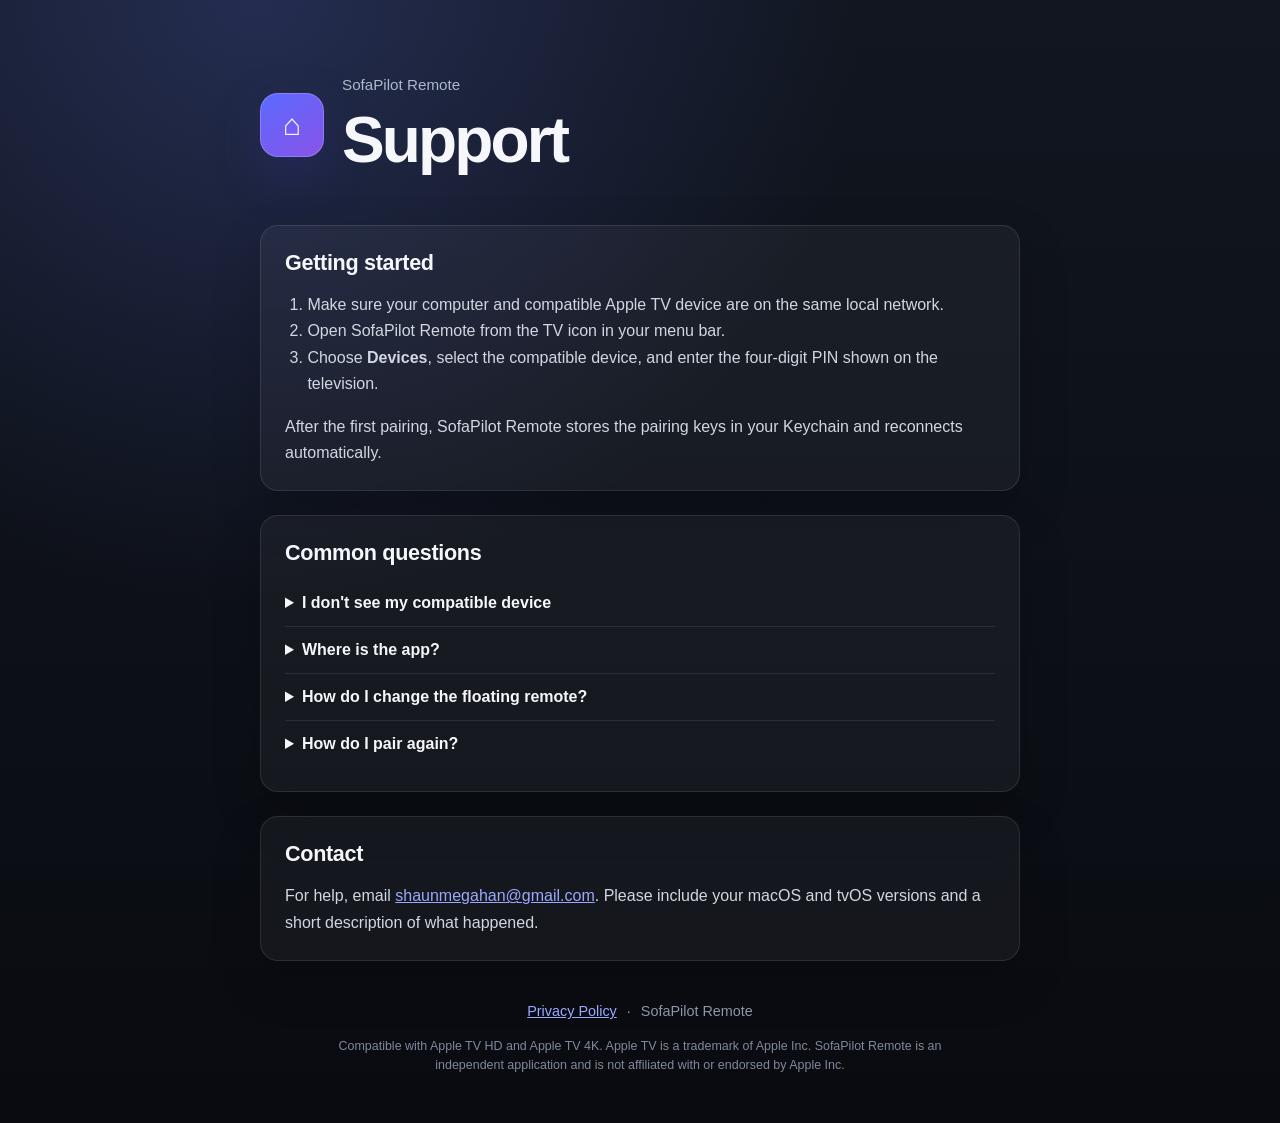
<file: index.html>
<!doctype html>
<html lang="en">
<head>
  <meta charset="utf-8">
  <meta name="viewport" content="width=device-width, initial-scale=1">
  <meta name="description" content="Support for SofaPilot Remote, a menu-bar TV remote for compatible streaming devices.">
  <title>SofaPilot Remote Support</title>
  <link rel="stylesheet" href="style.css">
</head>
<body>
  <main>
    <header>
      <div class="app-mark" aria-hidden="true">⌂</div>
      <div>
        <p class="eyebrow">SofaPilot Remote</p>
        <h1>Support</h1>
      </div>
    </header>

    <section>
      <h2>Getting started</h2>
      <ol>
        <li>Make sure your computer and compatible Apple TV device are on the same local network.</li>
        <li>Open SofaPilot Remote from the TV icon in your menu bar.</li>
        <li>Choose <strong>Devices</strong>, select the compatible device, and enter the four-digit PIN shown on the television.</li>
      </ol>
      <p>After the first pairing, SofaPilot Remote stores the pairing keys in your Keychain and reconnects automatically.</p>
    </section>

    <section>
      <h2>Common questions</h2>
      <details>
        <summary>I don't see my compatible device</summary>
        <p>Confirm that both devices are on the same Wi-Fi or Ethernet network. If macOS asks for Local Network access, allow it. Then reopen the device picker.</p>
      </details>
      <details>
        <summary>Where is the app?</summary>
        <p>SofaPilot Remote is a menu-bar utility, so it does not appear in the Dock. Look for the TV icon in the menu bar and the small floating remote at the edge of your screen.</p>
      </details>
      <details>
        <summary>How do I change the floating remote?</summary>
        <p>Open Settings from the menu-bar remote or by right-clicking the floating remote. You can change its mode, position, opacity, keyboard shortcuts, and launch-at-login setting.</p>
      </details>
      <details>
        <summary>How do I pair again?</summary>
        <p>Open Devices and select the compatible device again. SofaPilot Remote will request a new PIN whenever a fresh pairing is required.</p>
      </details>
    </section>

    <section>
      <h2>Contact</h2>
      <p>For help, email <a href="mailto:shaunmegahan@gmail.com">shaunmegahan@gmail.com</a>. Please include your macOS and tvOS versions and a short description of what happened.</p>
    </section>

    <footer>
      <a href="privacy.html">Privacy Policy</a>
      <span aria-hidden="true">·</span>
      <span>SofaPilot Remote</span>
    </footer>
    <p class="legal">Compatible with Apple TV HD and Apple TV 4K. Apple TV is a trademark of Apple Inc. SofaPilot Remote is an independent application and is not affiliated with or endorsed by Apple Inc.</p>
  </main>
</body>
</html>
</file>
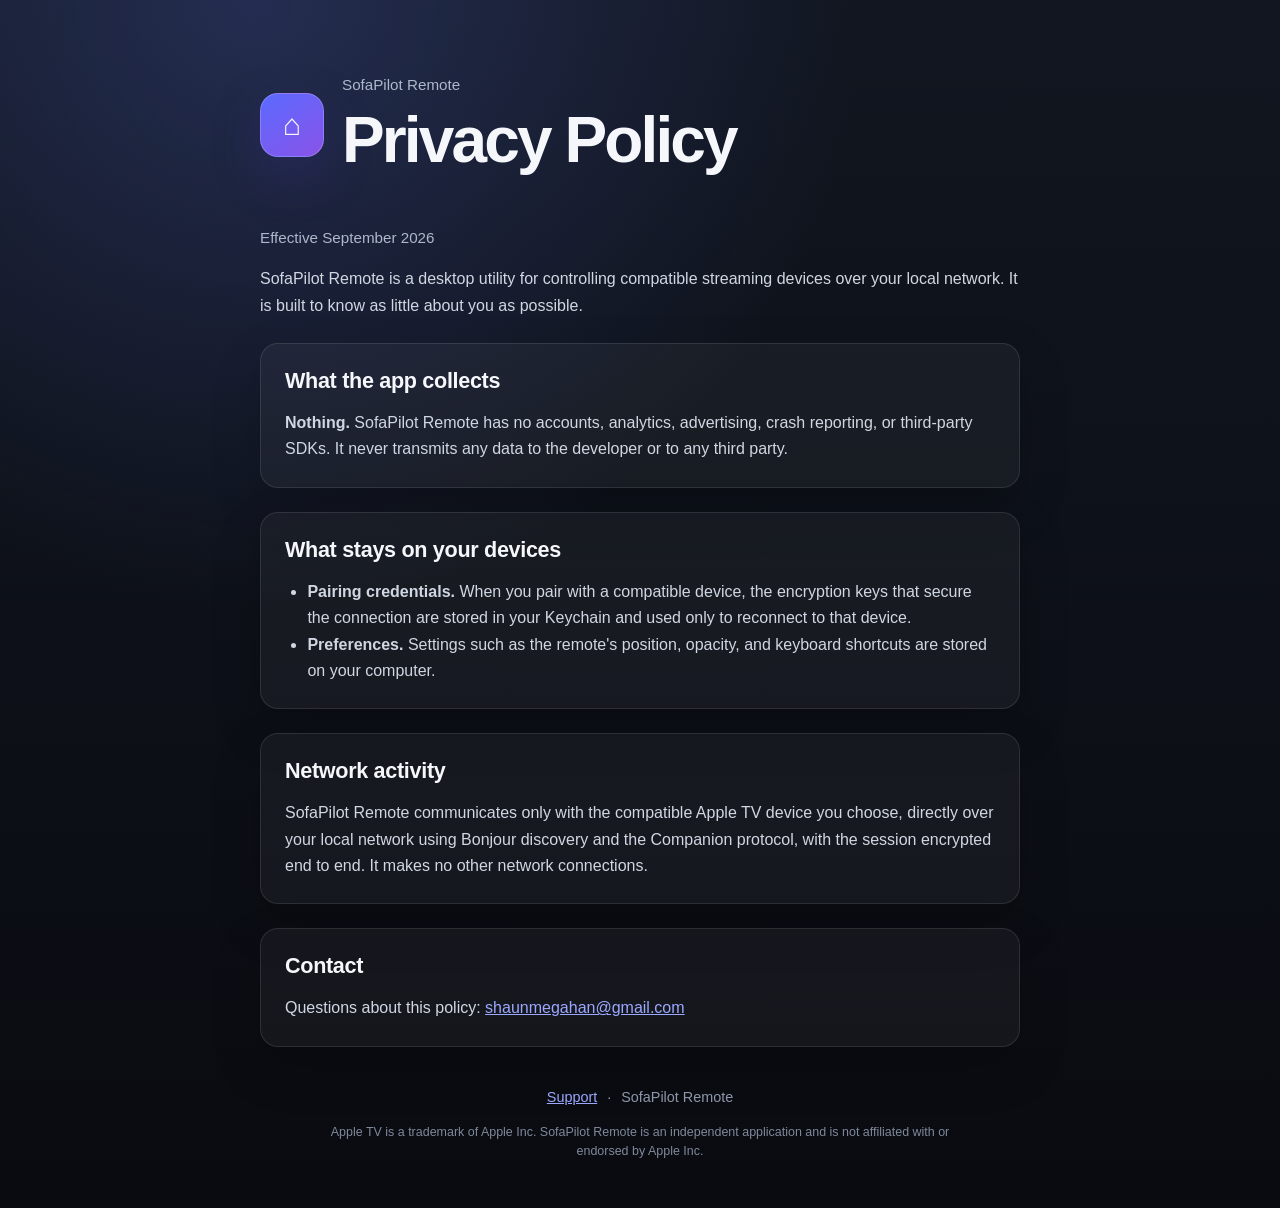
<file: privacy.html>
<!doctype html>
<html lang="en">
<head>
  <meta charset="utf-8">
  <meta name="viewport" content="width=device-width, initial-scale=1">
  <meta name="description" content="Privacy policy for SofaPilot Remote.">
  <title>SofaPilot Remote Privacy Policy</title>
  <link rel="stylesheet" href="style.css">
</head>
<body>
  <main>
    <header>
      <div class="app-mark" aria-hidden="true">⌂</div>
      <div>
        <p class="eyebrow">SofaPilot Remote</p>
        <h1>Privacy Policy</h1>
      </div>
    </header>

    <p class="effective">Effective September 2026</p>
    <p>SofaPilot Remote is a desktop utility for controlling compatible streaming devices over your local network. It is built to know as little about you as possible.</p>

    <section>
      <h2>What the app collects</h2>
      <p><strong>Nothing.</strong> SofaPilot Remote has no accounts, analytics, advertising, crash reporting, or third-party SDKs. It never transmits any data to the developer or to any third party.</p>
    </section>

    <section>
      <h2>What stays on your devices</h2>
      <ul>
        <li><strong>Pairing credentials.</strong> When you pair with a compatible device, the encryption keys that secure the connection are stored in your Keychain and used only to reconnect to that device.</li>
        <li><strong>Preferences.</strong> Settings such as the remote's position, opacity, and keyboard shortcuts are stored on your computer.</li>
      </ul>
    </section>

    <section>
      <h2>Network activity</h2>
      <p>SofaPilot Remote communicates only with the compatible Apple TV device you choose, directly over your local network using Bonjour discovery and the Companion protocol, with the session encrypted end to end. It makes no other network connections.</p>
    </section>

    <section>
      <h2>Contact</h2>
      <p>Questions about this policy: <a href="mailto:shaunmegahan@gmail.com">shaunmegahan@gmail.com</a></p>
    </section>

    <footer>
      <a href="index.html">Support</a>
      <span aria-hidden="true">·</span>
      <span>SofaPilot Remote</span>
    </footer>
    <p class="legal">Apple TV is a trademark of Apple Inc. SofaPilot Remote is an independent application and is not affiliated with or endorsed by Apple Inc.</p>
  </main>
</body>
</html>
</file>
<file: style.css>
:root {
  color-scheme: dark;
  font-family: -apple-system, BlinkMacSystemFont, "SF Pro Text", "Helvetica Neue", sans-serif;
  background: #0b0d12;
  color: #f5f7fb;
}

* { box-sizing: border-box; }

body {
  margin: 0;
  min-height: 100vh;
  background:
    radial-gradient(circle at 20% 0%, rgba(104, 128, 255, 0.22), transparent 38rem),
    linear-gradient(180deg, #111620 0%, #090b10 100%);
}

main {
  width: min(760px, calc(100% - 40px));
  margin: 0 auto;
  padding: 72px 0 48px;
}

header {
  display: flex;
  gap: 18px;
  align-items: center;
  margin-bottom: 48px;
}

.app-mark {
  display: grid;
  place-items: center;
  width: 64px;
  height: 64px;
  border: 1px solid rgba(255, 255, 255, 0.2);
  border-radius: 18px;
  background: linear-gradient(145deg, #5a6aff, #8a53e8);
  box-shadow: 0 18px 45px rgba(49, 44, 118, 0.45);
  font-size: 30px;
}

.eyebrow, .effective {
  margin: 0 0 6px;
  color: #aeb8cb;
  font-size: 0.95rem;
}

h1 { margin: 0; font-size: clamp(2.3rem, 8vw, 4rem); letter-spacing: -0.045em; }
h2 { margin: 0 0 14px; font-size: 1.35rem; letter-spacing: -0.015em; }
p, li { color: #d1d7e2; line-height: 1.65; }
a { color: #9ba8ff; }

section {
  margin: 24px 0;
  padding: 24px;
  border: 1px solid rgba(255, 255, 255, 0.1);
  border-radius: 18px;
  background: rgba(255, 255, 255, 0.045);
  box-shadow: 0 20px 50px rgba(0, 0, 0, 0.18);
}

section > :last-child { margin-bottom: 0; }
ol, ul { padding-left: 1.4rem; }
details { padding: 14px 0; border-top: 1px solid rgba(255, 255, 255, 0.09); }
details:first-of-type { border-top: 0; }
summary { cursor: pointer; font-weight: 650; }

footer {
  display: flex;
  gap: 10px;
  justify-content: center;
  margin-top: 42px;
  color: #8d97aa;
  font-size: 0.9rem;
}

.legal {
  margin: 18px auto 0;
  max-width: 620px;
  color: #7f899c;
  font-size: 0.78rem;
  line-height: 1.5;
  text-align: center;
}

@media (max-width: 520px) {
  main { width: min(100% - 24px, 760px); padding-top: 36px; }
  header { align-items: flex-start; }
  section { padding: 20px; }
}
</file>
